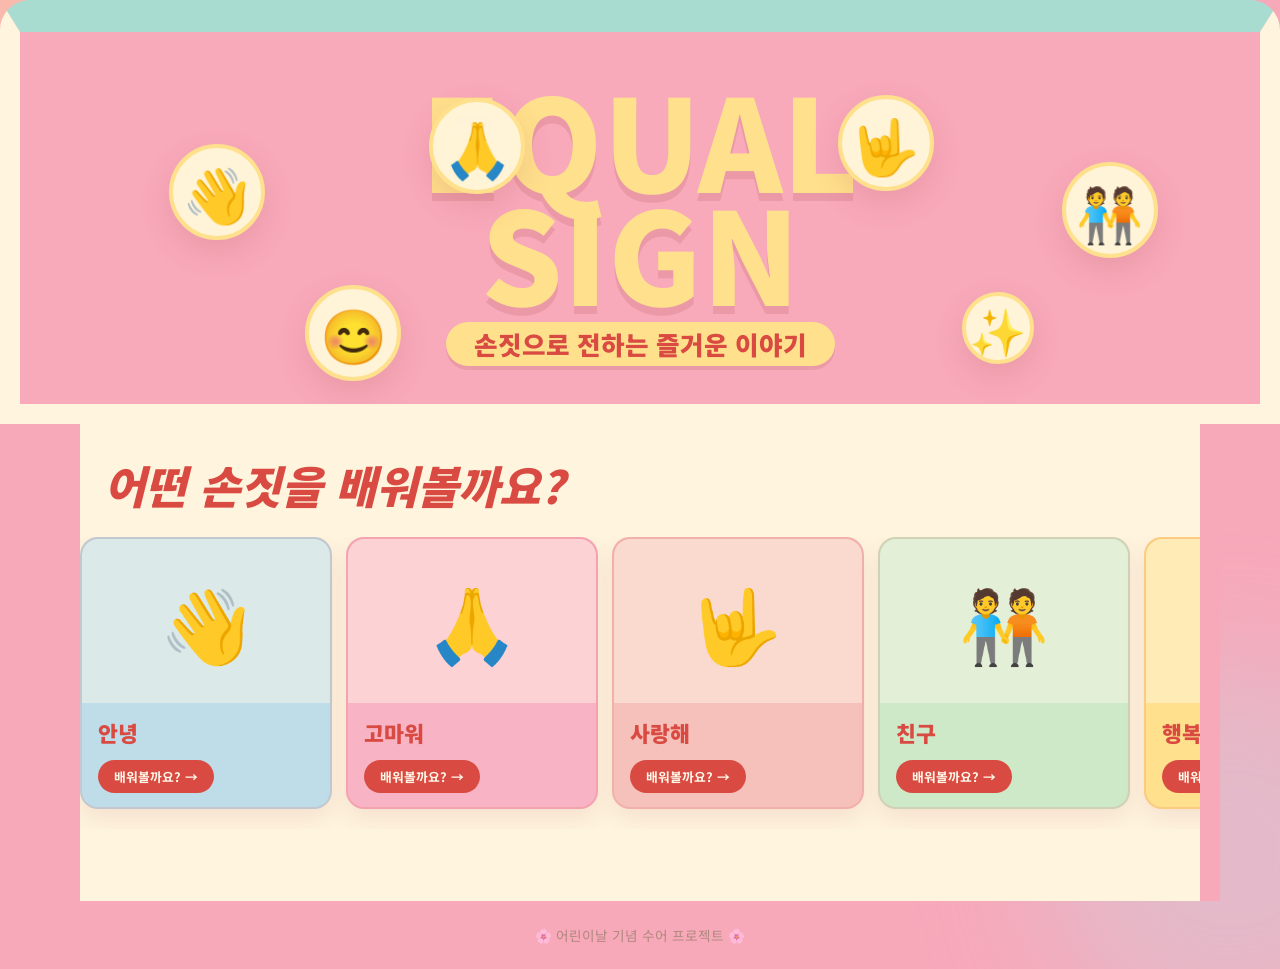
<file: index.html>
<!DOCTYPE html>
<html lang="ko">
<head>
  <meta charset="UTF-8" />
  <meta name="viewport" content="width=device-width, initial-scale=1.0" />
  <title>손으로 말해요! 🤟</title>
  <link rel="stylesheet" href="css/style.css?v=5" />
  <link rel="preconnect" href="https://fonts.googleapis.com" />
  <link rel="preconnect" href="https://fonts.gstatic.com" crossorigin />
  <link href="https://fonts.googleapis.com/css2?family=Noto+Sans+KR:wght@400;700;900&display=swap" rel="stylesheet" />
</head>
<body class="home-page">

  <!-- Soft background blobs -->
  <div class="bg-blob blob-1"></div>
  <div class="bg-blob blob-2"></div>
  <div class="bg-blob blob-3"></div>

  <!-- ===== Hero ===== -->
  <header class="hero">
    <div class="hero-floats" aria-hidden="true">
      <span class="fe hero-emoji emoji-hello" style="--x:12%; --y:30%; --d:0.0s; --dur:3.4s">👋</span>
      <span class="fe hero-emoji emoji-thanks" style="--x:33%; --y:20%; --d:0.5s; --dur:3.0s">🙏</span>
      <span class="fe hero-emoji emoji-love" style="--x:66%; --y:19%; --d:0.9s; --dur:3.2s">🤟</span>
      <span class="fe hero-emoji emoji-friend" style="--x:84%; --y:35%; --d:0.2s; --dur:3.6s">🧑‍🤝‍🧑</span>
      <span class="fe hero-emoji emoji-happy" style="--x:23%; --y:68%; --d:1.1s; --dur:3.1s">😊</span>
      <span class="fe hero-emoji emoji-star" style="--x:76%; --y:70%; --d:0.7s; --dur:3.5s">✨</span>
    </div>

    <div class="hero-content">
      <h1 class="hero-title">
        <span>EQUAL</span>
        <span>SIGN</span>
      </h1>
      <p class="hero-subtitle">손짓으로 전하는 즐거운 이야기</p>
    </div>
  </header>

  <!-- ===== Word Selection ===== -->
  <main class="main-content">
    <div class="section-header">
      <h2>어떤 손짓을 배워볼까요?</h2>
    </div>

    <div class="words-grid">

      <a href="learn.html?word=hello" class="word-card" data-color="blue">
        <div class="card-emoji" aria-hidden="true">👋</div>
        <span class="word-kr">안녕</span>
        <span class="card-btn">배워볼까요? →</span>
      </a>

      <a href="learn.html?word=thankyou" class="word-card" data-color="pink">
        <div class="card-emoji" aria-hidden="true">🙏</div>
        <span class="word-kr">고마워</span>
        <span class="card-btn">배워볼까요? →</span>
      </a>

      <a href="learn.html?word=iloveyou" class="word-card" data-color="red">
        <div class="card-emoji" aria-hidden="true">🤟</div>
        <span class="word-kr">사랑해</span>
        <span class="card-btn">배워볼까요? →</span>
      </a>

      <a href="learn.html?word=friend" class="word-card" data-color="green">
        <div class="card-emoji" aria-hidden="true">🧑‍🤝‍🧑</div>
        <span class="word-kr">친구</span>
        <span class="card-btn">배워볼까요? →</span>
      </a>

      <a href="learn.html?word=happy" class="word-card" data-color="yellow">
        <div class="card-emoji" aria-hidden="true">😊</div>
        <span class="word-kr">행복</span>
        <span class="card-btn">배워볼까요? →</span>
      </a>

    </div>
  </main>

  <footer class="home-footer">
    <p>🌸 어린이날 기념 수어 프로젝트 🌸</p>
  </footer>

</body>
</html>
</file>
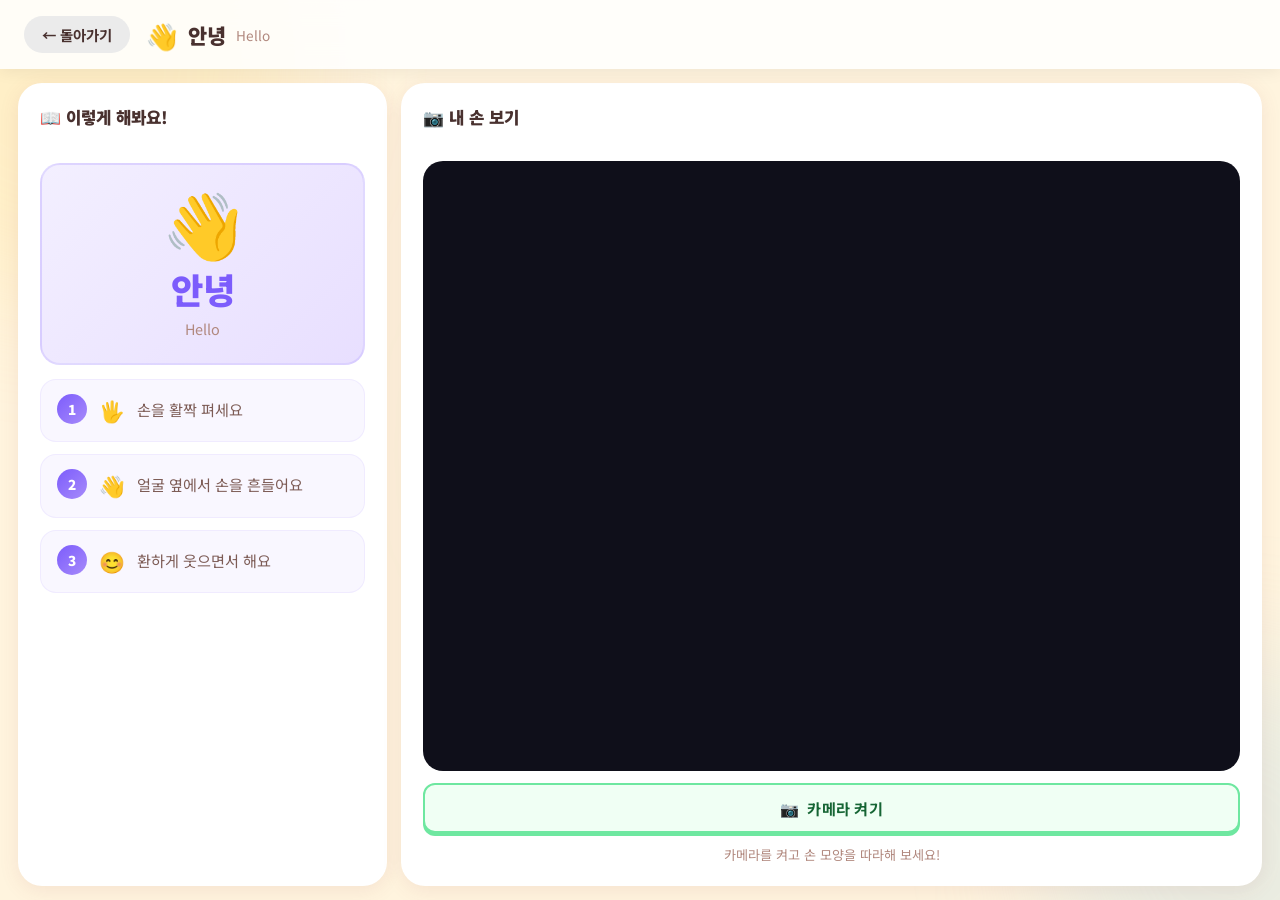
<file: learn.html>
<!DOCTYPE html>
<html lang="ko">
<head>
  <meta charset="UTF-8" />
  <meta name="viewport" content="width=device-width, initial-scale=1.0" />
  <title>수어 배우기 🤟</title>
  <link rel="stylesheet" href="css/style.css?v=5" />
  <link rel="preconnect" href="https://fonts.googleapis.com" />
  <link rel="preconnect" href="https://fonts.gstatic.com" crossorigin />
  <link href="https://fonts.googleapis.com/css2?family=Noto+Sans+KR:wght@400;700;900&display=swap" rel="stylesheet" />
</head>
<body class="learn-page">

  <!-- 홈과 동일한 배경 블롭 -->
  <div class="bg-blob blob-1"></div>
  <div class="bg-blob blob-2"></div>
  <div class="bg-blob blob-3"></div>

  <!-- Confetti canvas (success animation) -->
  <canvas id="confetti-canvas" aria-hidden="true"></canvas>

  <!-- ===== Header ===== -->
  <header class="learn-header">
    <a href="index.html" class="back-btn">← 돌아가기</a>
    <div class="learn-word-badge">
      <span id="hdr-emoji">👋</span>
      <span id="hdr-kr">안녕</span>
      <span id="hdr-en">Hello</span>
    </div>
  </header>

  <!-- ===== Main layout ===== -->
  <main class="learn-main">

    <!-- Left: How-to panel -->
    <section class="panel howto-panel">
      <h2 class="panel-title">📖 이렇게 해봐요!</h2>

      <!-- Reference display -->
      <div class="ref-display" id="ref-display">
        <div class="ref-emoji" id="ref-emoji">👋</div>
        <div class="ref-kr" id="ref-kr">안녕</div>
        <div class="ref-en" id="ref-en">Hello</div>
      </div>

      <!-- Steps -->
      <ul class="steps-list" id="steps-list" aria-label="따라하기 순서"></ul>
    </section>

    <!-- Right: Webcam panel -->
    <section class="panel webcam-panel">
      <h2 class="panel-title">📷 내 손 보기</h2>

      <div class="webcam-wrap" id="webcam-wrap">
        <video id="webcam-video" autoplay playsinline muted></video>
        <canvas id="capture-canvas" hidden></canvas>

        <!-- Red recording dot -->
        <div class="rec-dot" id="rec-dot" hidden aria-hidden="true"></div>
      </div>

      <button class="cam-btn cam-start" id="cam-btn" onclick="toggleCamera()">
        <span aria-hidden="true">📷</span> 카메라 켜기
      </button>
      <p class="cam-tip">카메라를 켜고 손 모양을 따라해 보세요!</p>
    </section>

  </main>

  <section class="score-overlay" id="score-overlay" hidden aria-live="polite">
    <div class="score-card">
      <div class="score-emoji" id="score-emoji" aria-hidden="true">🎉</div>
      <p class="score-label">참 잘했어요!</p>
      <div class="score-value"><span id="score-value">100</span>점</div>
      <p class="score-message" id="score-message">멋진 손짓이에요!</p>
      <div class="score-actions">
        <button class="score-btn retry" id="retry-btn" type="button">다시 시도</button>
        <a class="score-btn menu" href="index.html">메뉴로</a>
      </div>
    </div>
  </section>

  <script src="js/learn.js?v=6"></script>
</body>
</html>
</file>
<file: css/style.css>
/* =============================================
   공통 기반
   ============================================= */
*, *::before, *::after { box-sizing: border-box; margin: 0; padding: 0; }

:root {
  --font: 'Noto Sans KR', sans-serif;

  --cream:   #FFF4DE;
  --white:   #FFFFFF;
  --text:    #49312F;
  --text-md: #7D5C56;
  --text-lt: #B1887E;
  --hero-bg: #F8A9BA;
  --hero-mint: #A9DCD1;
  --hero-yellow: #FFE08C;
  --coral: #D94B42;
  --shadow:  rgba(154, 72, 78, 0.10);
  --shadow-h: rgba(154, 72, 78, 0.18);

  /* word card gradients */
  --grad-blue:   #BFDDE8;
  --grad-pink:   #F8B3C4;
  --grad-red:    #F6C1BB;
  --grad-green:  #CDE9C8;
  --grad-yellow: #FFE08C;

  /* learn page accent */
  --accent:  #7C5CFC;
  --accent2: #A78BFA;
  --success: #34D399;
  --danger:  #F87171;
}

html, body {
  font-family: var(--font);
  background: var(--cream);
  color: var(--text);
  min-height: 100%;
  overflow-x: hidden;
}

.home-page {
  background: #F7A9BA;
}

/* =============================================
   배경 블롭 (홈 페이지)
   ============================================= */
.bg-blob {
  position: fixed;
  border-radius: 50%;
  pointer-events: none;
  z-index: 0;
  filter: blur(60px);
}
.blob-1 {
  width: 480px; height: 480px;
  background: rgba(255, 224, 140, 0.28);
  top: -180px; left: -180px;
}
.blob-2 {
  width: 380px; height: 380px;
  background: rgba(191, 221, 232, 0.32);
  bottom: -140px; right: -140px;
}
.blob-3 {
  width: 300px; height: 300px;
  background: rgba(200, 255, 200, 0.2);
  top: 50%; left: 50%;
  transform: translate(-50%, -50%);
}

/* =============================================
   홈 — Hero
   ============================================= */
.hero {
  position: relative;
  z-index: 1;
  text-align: center;
  min-height: min(44vh, 430px);
  padding: 54px 24px 38px;
  overflow: hidden;
  background: var(--hero-bg);
  border: 20px solid var(--cream);
  border-top: 32px solid var(--hero-mint);
  border-radius: 30px 30px 0 0;
  display: flex;
  align-items: center;
  justify-content: center;
}

/* floating emoji particles */
.hero-floats { position: absolute; inset: 0; pointer-events: none; }
.fe {
  position: absolute;
  left: var(--x);
  top:  var(--y);
  font-size: 1.6rem;
  animation: float var(--dur, 3s) ease-in-out infinite;
  animation-delay: var(--d, 0s);
  user-select: none;
}
@keyframes float {
  0%, 100% { transform: translateY(0)   rotate(0deg); }
  50%       { transform: translateY(-16px) rotate(12deg); }
}

.hero-content {
  position: relative;
  z-index: 1;
  width: min(1040px, 100%);
}

@keyframes bounce-y {
  0%, 100% { transform: translateY(0); }
  50%       { transform: translateY(-14px); }
}

.hero-title {
  display: flex;
  flex-direction: column;
  align-items: center;
  gap: clamp(0px, 1vw, 8px);
  color: var(--hero-yellow);
  font-size: clamp(4rem, 11vw, 8rem);
  font-weight: 900;
  line-height: 0.82;
  letter-spacing: 0;
  text-transform: uppercase;
  text-shadow: 0 8px 0 rgba(177, 82, 82, 0.18);
  margin-bottom: 18px;
}

.hero-title span {
  display: block;
}

.hero-subtitle {
  display: inline-flex;
  align-items: center;
  justify-content: center;
  min-height: 44px;
  padding: 0 28px;
  background: var(--hero-yellow);
  color: var(--coral);
  font-size: clamp(1rem, 2.4vw, 1.6rem);
  font-weight: 900;
  border-radius: 999px;
  box-shadow: 0 4px 0 rgba(177, 82, 82, 0.18);
}

.hero-emoji {
  z-index: 2;
  width: clamp(62px, 8vw, 96px);
  height: clamp(62px, 8vw, 96px);
  display: grid;
  place-items: center;
  border-radius: 50%;
  background: rgba(255, 247, 219, 0.95);
  border: 4px solid var(--hero-yellow);
  box-shadow: 0 12px 30px rgba(177, 82, 82, 0.18);
  font-size: clamp(2.1rem, 4.2vw, 4rem);
}

.emoji-thanks,
.emoji-love {
  transform: translateY(-8px);
}

.emoji-star {
  width: clamp(50px, 6vw, 72px);
  height: clamp(50px, 6vw, 72px);
  font-size: clamp(1.8rem, 3.6vw, 3.2rem);
}

/* =============================================
   홈 — 섹션 헤더 & 그리드
   ============================================= */
.main-content {
  position: relative;
  z-index: 1;
  max-width: 1160px;
  margin: 0 auto;
  padding: 28px 24px 72px;
  background: var(--cream);
  border-left: 20px solid #F7A9BA;
  border-right: 20px solid #F7A9BA;
}

.section-header {
  text-align: left;
  margin-bottom: 20px;
}
.section-header h2 {
  font-size: clamp(1.8rem, 4vw, 2.8rem);
  font-weight: 900;
  margin-bottom: 6px;
  color: var(--coral);
  font-style: italic;
}
.section-header p {
  font-size: 1rem;
  color: var(--text-md);
}

.words-grid {
  display: flex;
  flex-wrap: nowrap;
  justify-content: flex-start;
  gap: 14px;
  margin: 0 -24px;
  padding: 0 24px 20px;
  overflow-x: auto;
  scroll-snap-type: x proximity;
  scrollbar-color: var(--coral) rgba(217, 75, 66, 0.12);
}
.words-grid::-webkit-scrollbar {
  height: 8px;
}
.words-grid::-webkit-scrollbar-track {
  background: rgba(217, 75, 66, 0.12);
  border-radius: 999px;
}
.words-grid::-webkit-scrollbar-thumb {
  background: var(--coral);
  border-radius: 999px;
}

/* =============================================
   홈 — 단어 카드
   ============================================= */
.word-card {
  flex: 0 0 252px;
  min-width: 252px;
  max-width: 252px;
  text-decoration: none;
  color: var(--text);
  border-radius: 18px;
  padding: 0 0 14px;
  text-align: left;
  display: flex;
  flex-direction: column;
  align-items: stretch;
  gap: 0;
  background: #FFF8E9;
  border: 2px solid rgba(217, 75, 66, 0.14);
  box-shadow: 0 10px 22px var(--shadow);
  transition: transform 0.25s ease, box-shadow 0.25s ease;
  cursor: pointer;
  position: relative;
  overflow: hidden;
  scroll-snap-align: start;

  opacity: 1;
}

.word-card:hover {
  transform: translateY(-8px);
  box-shadow: 0 18px 48px var(--shadow-h);
}
.word-card:active {
  transform: translateY(-4px) scale(0.99);
}

/* color variants */
.word-card[data-color="blue"]   { background: var(--grad-blue); }
.word-card[data-color="pink"]   { background: var(--grad-pink); }
.word-card[data-color="red"]    { background: var(--grad-red); }
.word-card[data-color="green"]  { background: var(--grad-green); }
.word-card[data-color="yellow"] { background: var(--grad-yellow); }

.card-emoji {
  height: 164px;
  display: grid;
  place-items: center;
  margin: 0;
  border-radius: 16px 16px 0 0;
  background: rgba(255, 248, 233, 0.44);
  font-size: 4.5rem;
  line-height: 1;
  transition: transform 0.25s ease;
}
.word-card:hover .card-emoji {
  transform: scale(1.18) rotate(6deg);
}

.word-kr {
  padding: 14px 16px 4px;
  font-size: 1.35rem;
  font-weight: 900;
  color: var(--coral);
}
.card-btn {
  align-self: flex-start;
  display: inline-flex;
  margin: 8px 16px 0;
  background: var(--coral);
  border-radius: 999px;
  padding: 7px 16px;
  font-size: 0.8rem;
  font-weight: 700;
  color: #FFF8E9;
  box-shadow: none;
  transition: background 0.2s;
}
.word-card:hover .card-btn {
  background: #B93C36;
}

/* =============================================
   홈 — 푸터
   ============================================= */
.home-footer {
  position: relative;
  z-index: 1;
  text-align: center;
  padding: 24px;
  color: var(--text-lt);
  font-size: 0.85rem;
}

/* =============================================
   학습 페이지 — 기본 구조
   ============================================= */
.learn-page {
  height: 100vh;
  display: flex;
  flex-direction: column;
  background: var(--cream); /* 홈과 동일한 배경 */
  overflow: hidden;
}

/* =============================================
   학습 페이지 — 헤더
   ============================================= */
.learn-header {
  position: sticky;
  top: 0;
  z-index: 100;
  display: flex;
  align-items: center;
  gap: 16px;
  padding: 16px 24px;
  background: rgba(255,255,255,0.85);
  backdrop-filter: blur(12px);
  box-shadow: 0 2px 16px rgba(0,0,0,0.07);
}

.back-btn {
  text-decoration: none;
  color: var(--text);
  font-weight: 700;
  font-size: 0.9rem;
  padding: 8px 18px;
  border-radius: 50px;
  background: #EBEBEB;
  transition: background 0.2s;
  flex-shrink: 0;
}
.back-btn:hover { background: #DCDCDC; }

.learn-word-badge {
  display: flex;
  align-items: center;
  gap: 10px;
}
#hdr-emoji { font-size: 1.6rem; }
#hdr-kr    { font-size: 1.3rem; font-weight: 900; }
#hdr-en    { font-size: 0.85rem; color: var(--text-lt); }

/* =============================================
   학습 페이지 — 메인 그리드
   ============================================= */
.learn-main {
  position: relative;
  z-index: 1;
  flex: 1;
  min-height: 0;          /* flex 자식이 줄어들 수 있게 */
  display: grid;
  grid-template-columns: 3fr 7fr;     /* 3:7 비율 */
  grid-template-rows: 1fr;
  gap: 14px;
  width: 100%;
  padding: 14px 18px 14px;
}

/* shared panel */
.panel {
  background: var(--white);
  border-radius: 24px;
  padding: 22px;
  box-shadow: 0 4px 20px var(--shadow);
}
.panel-title {
  font-size: 1.05rem;
  font-weight: 900;
  margin-bottom: 20px;
  color: var(--text);
}

/* =============================================
   학습 페이지 — How-to 패널
   ============================================= */
.howto-panel {
  display: flex;
  flex-direction: column;
  gap: 14px;
  min-height: 0;
  overflow-y: auto;
}

/* reference word display */
.ref-display {
  text-align: center;
  padding: 24px 16px;
  border-radius: 20px;
  background: linear-gradient(135deg, #F3EFFF 0%, #E8DFFF 100%);
  border: 2px solid rgba(124, 92, 252, 0.15);
}
.ref-emoji {
  font-size: 4rem;
  line-height: 1;
  margin-bottom: 10px;
  animation: bounce-y 2.4s ease-in-out infinite;
}
.ref-kr {
  font-size: 2.2rem;
  font-weight: 900;
  color: var(--accent);
  margin-bottom: 4px;
}
.ref-en {
  font-size: 0.9rem;
  color: var(--text-lt);
}

/* steps */
.steps-list {
  list-style: none;
  display: flex;
  flex-direction: column;
  gap: 12px;
}
.step-item {
  display: flex;
  align-items: flex-start;
  gap: 12px;
  padding: 14px 16px;
  background: #F9F7FF;
  border-radius: 16px;
  border: 1px solid rgba(124, 92, 252, 0.08);
}
.step-num {
  width: 30px;
  height: 30px;
  border-radius: 50%;
  background: linear-gradient(135deg, var(--accent), var(--accent2));
  color: #fff;
  font-weight: 900;
  font-size: 0.85rem;
  display: flex;
  align-items: center;
  justify-content: center;
  flex-shrink: 0;
}
.step-emoji { font-size: 1.3rem; line-height: 1.6; }
.step-text  { font-size: 0.95rem; line-height: 1.6; padding-top: 3px; color: var(--text-md); }

/* =============================================
   학습 페이지 — 웹캠 패널
   ============================================= */
.webcam-panel {
  display: flex;
  flex-direction: column;
  align-items: stretch;
  gap: 12px;
  min-height: 0;         /* flex 자식이 줄어들 수 있게 */
}

.webcam-wrap {
  position: relative;
  width: 100%;
  flex: 1;               /* 남은 공간 전부 차지 */
  min-height: 0;
  border-radius: 20px;
  background: #0F0F1A;
  overflow: hidden;
  display: flex;
  align-items: center;
  justify-content: center;
}

#webcam-video {
  width: 100%;
  height: 100%;
  object-fit: cover;
  transform: scaleX(-1); /* mirror */
  border-radius: 20px;
}

/* red recording dot */
.rec-dot {
  position: absolute;
  top: 14px;
  right: 14px;
  width: 13px;
  height: 13px;
  background: #FF3B30;
  border-radius: 50%;
  box-shadow: 0 0 6px rgba(255,59,48,0.8);
  animation: pulse-dot 1.2s ease-in-out infinite;
}
@keyframes pulse-dot {
  0%, 100% { opacity: 1;   transform: scale(1);   }
  50%       { opacity: 0.4; transform: scale(0.75); }
}

/* camera button */
.cam-btn {
  width: 100%;
  padding: 12px 20px;
  border-radius: 12px;
  font-family: var(--font);
  font-size: 0.95rem;
  font-weight: 700;
  letter-spacing: 0.02em;
  cursor: pointer;
  display: flex;
  align-items: center;
  justify-content: center;
  gap: 8px;
  transition: all 0.15s ease;
  border: 2px solid;
}
.cam-start {
  background: #F0FFF4;
  border-color: #6EE7A0;
  color: #166534;
  box-shadow: 0 3px 0 #6EE7A0;
}
.cam-start:hover {
  background: #DCFCE7;
  transform: translateY(-1px);
  box-shadow: 0 4px 0 #6EE7A0;
}
.cam-start:active {
  transform: translateY(2px);
  box-shadow: none;
}
.cam-stop {
  background: #FFF5F5;
  border-color: #FCA5A5;
  color: #991B1B;
  box-shadow: 0 3px 0 #FCA5A5;
}
.cam-stop:hover {
  background: #FEE2E2;
  transform: translateY(-1px);
  box-shadow: 0 4px 0 #FCA5A5;
}
.cam-stop:active {
  transform: translateY(2px);
  box-shadow: none;
}

.cam-tip { font-size: 0.82rem; color: var(--text-lt); text-align: center; }


/* =============================================
   학습 페이지 — 점수 화면
   ============================================= */
.score-overlay {
  position: fixed;
  inset: 0;
  z-index: 9000;
  display: grid;
  place-items: center;
  padding: 24px;
  background:
    radial-gradient(circle at 18% 18%, rgba(255, 224, 140, 0.42), transparent 28%),
    radial-gradient(circle at 82% 22%, rgba(169, 220, 209, 0.48), transparent 30%),
    rgba(73, 49, 47, 0.36);
  backdrop-filter: blur(10px);
}
.score-overlay[hidden] {
  display: none;
}
.score-card {
  width: min(440px, 100%);
  padding: 34px 26px 28px;
  text-align: center;
  border-radius: 26px;
  background: #FFF8E9;
  border: 5px solid var(--hero-yellow);
  box-shadow: 0 26px 70px rgba(154, 72, 78, 0.24);
  color: var(--text);
  animation: score-pop 0.32s ease-out both;
}
@keyframes score-pop {
  from { opacity: 0; transform: translateY(18px) scale(0.94); }
  to   { opacity: 1; transform: translateY(0) scale(1); }
}
.score-emoji {
  font-size: 4.5rem;
  line-height: 1;
  margin-bottom: 12px;
}
.score-label {
  color: var(--coral);
  font-size: 1.35rem;
  font-weight: 900;
}
.score-value {
  margin: 6px 0 8px;
  color: var(--coral);
  font-size: clamp(4rem, 18vw, 6.8rem);
  font-weight: 900;
  line-height: 1;
  letter-spacing: 0;
}
.score-message {
  color: var(--text-md);
  font-size: 1rem;
  font-weight: 700;
}
.score-actions {
  display: flex;
  justify-content: center;
  gap: 10px;
  margin-top: 24px;
}
.score-btn {
  min-width: 118px;
  border: 0;
  border-radius: 999px;
  padding: 12px 18px;
  font-family: var(--font);
  font-size: 0.95rem;
  font-weight: 900;
  text-decoration: none;
  cursor: pointer;
  transition: transform 0.16s ease, box-shadow 0.16s ease;
}
.score-btn:hover {
  transform: translateY(-2px);
}
.score-btn.retry {
  background: var(--coral);
  color: #FFF8E9;
  box-shadow: 0 4px 0 #B93C36;
}
.score-btn.menu {
  background: var(--hero-mint);
  color: #2F5D58;
  box-shadow: 0 4px 0 #82BFB4;
}


/* =============================================
   축하 confetti 캔버스
   ============================================= */
#confetti-canvas {
  position: fixed;
  inset: 0;
  width: 100%;
  height: 100%;
  pointer-events: none;
  z-index: 9999;
}
#confetti-canvas[hidden] { display: none; }

/* =============================================
   반응형
   ============================================= */
@media (max-width: 780px) {
  .learn-page { height: auto; overflow: auto; }
  .learn-main {
    grid-template-columns: 1fr;
    grid-template-rows: auto;
    height: auto;
    padding: 12px 12px 24px;
  }
  .feedback-panel { grid-column: 1; }
  .webcam-wrap { flex: unset; aspect-ratio: 4/3; }

  .word-card {
    flex-basis: 220px;
    min-width: 220px;
    max-width: 220px;
  }
  .card-emoji { height: 146px; }
}

@media (max-width: 480px) {
  .main-content {
    padding-inline: 18px;
    border-left-width: 10px;
    border-right-width: 10px;
  }
  .words-grid {
    margin-inline: -18px;
    padding-inline: 18px;
  }
  .word-card {
    flex-basis: 210px;
    min-width: 210px;
    max-width: 210px;
  }
  .hero {
    min-height: 68vh;
    padding: 64px 16px 46px;
    border-top-width: 24px;
  }
  .hero-title {
    font-size: clamp(4rem, 20vw, 5.2rem);
    margin-bottom: 24px;
  }
  .hero-subtitle {
    min-height: 40px;
    padding: 0 18px;
  }
  .hero-emoji {
    width: 54px;
    height: 54px;
    border-width: 3px;
    font-size: 2rem;
  }
  .emoji-star {
    width: 46px;
    height: 46px;
    font-size: 1.6rem;
  }
}
</file>
